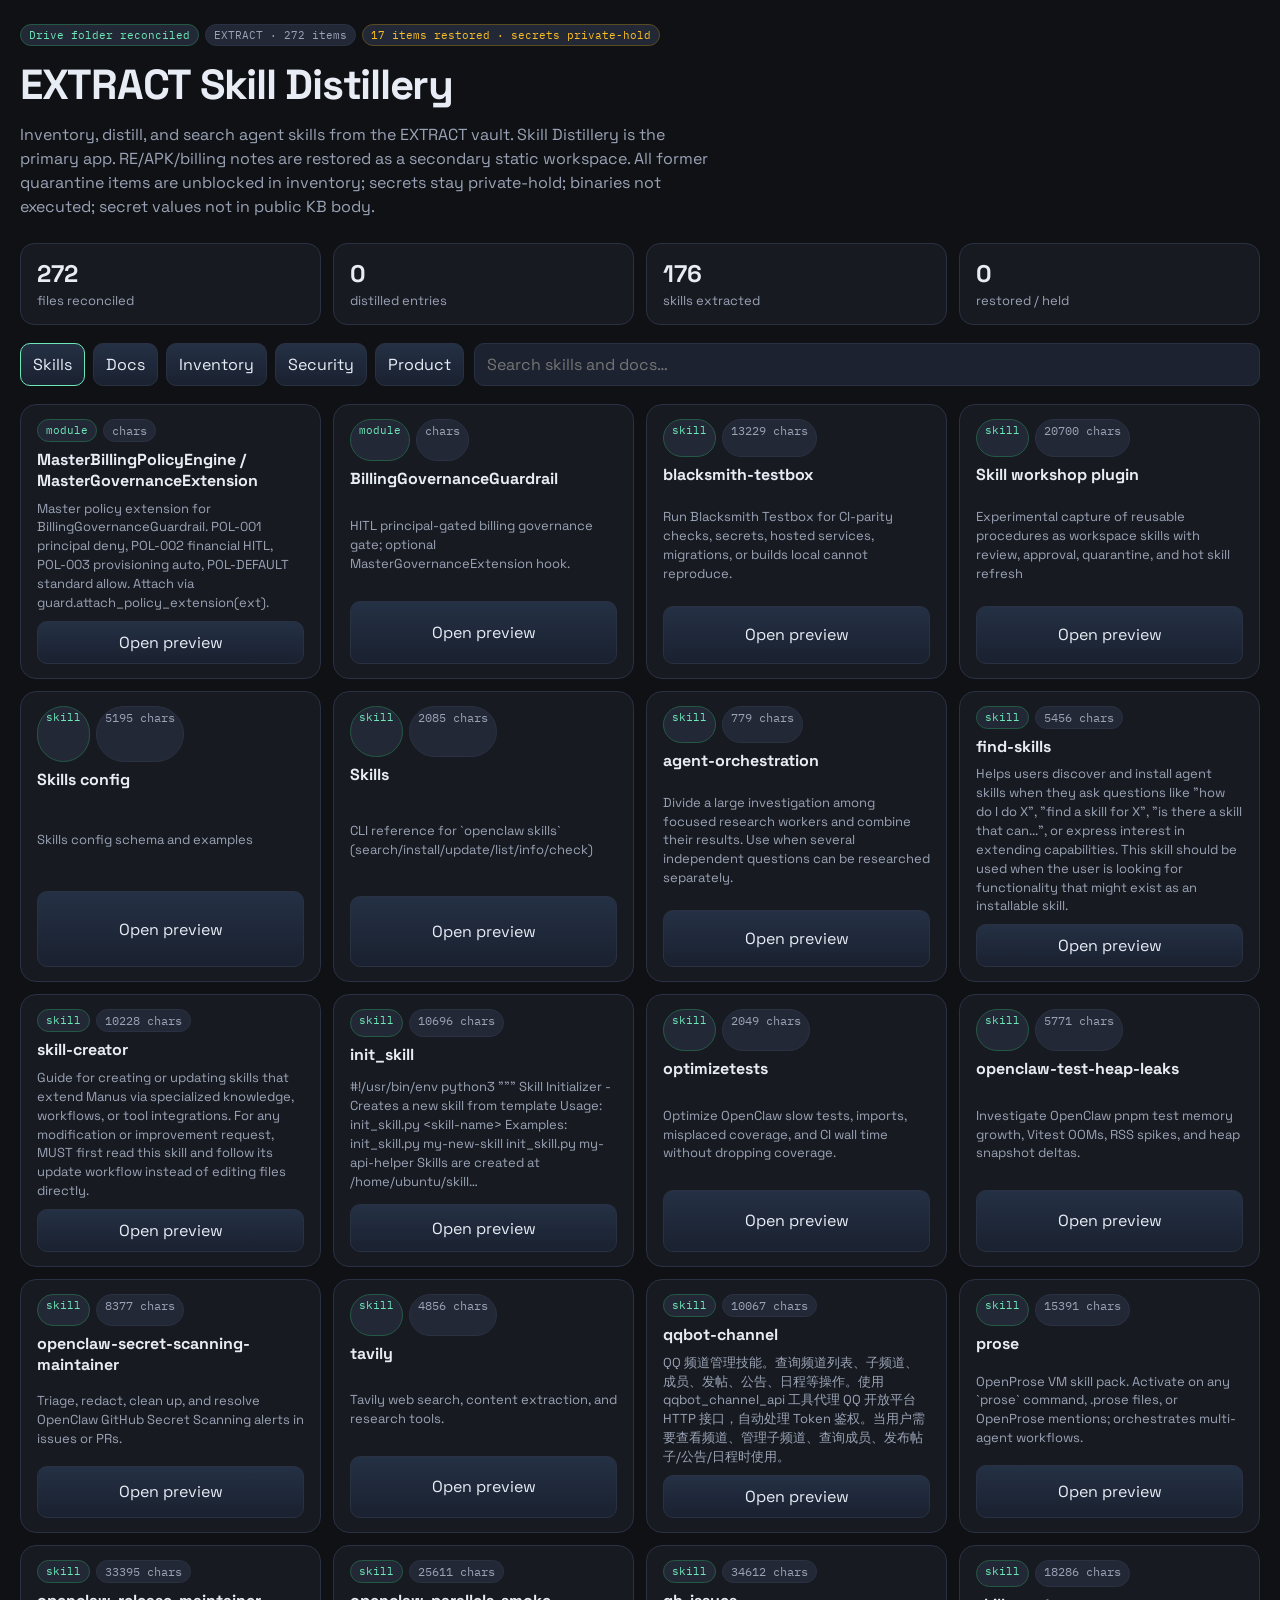
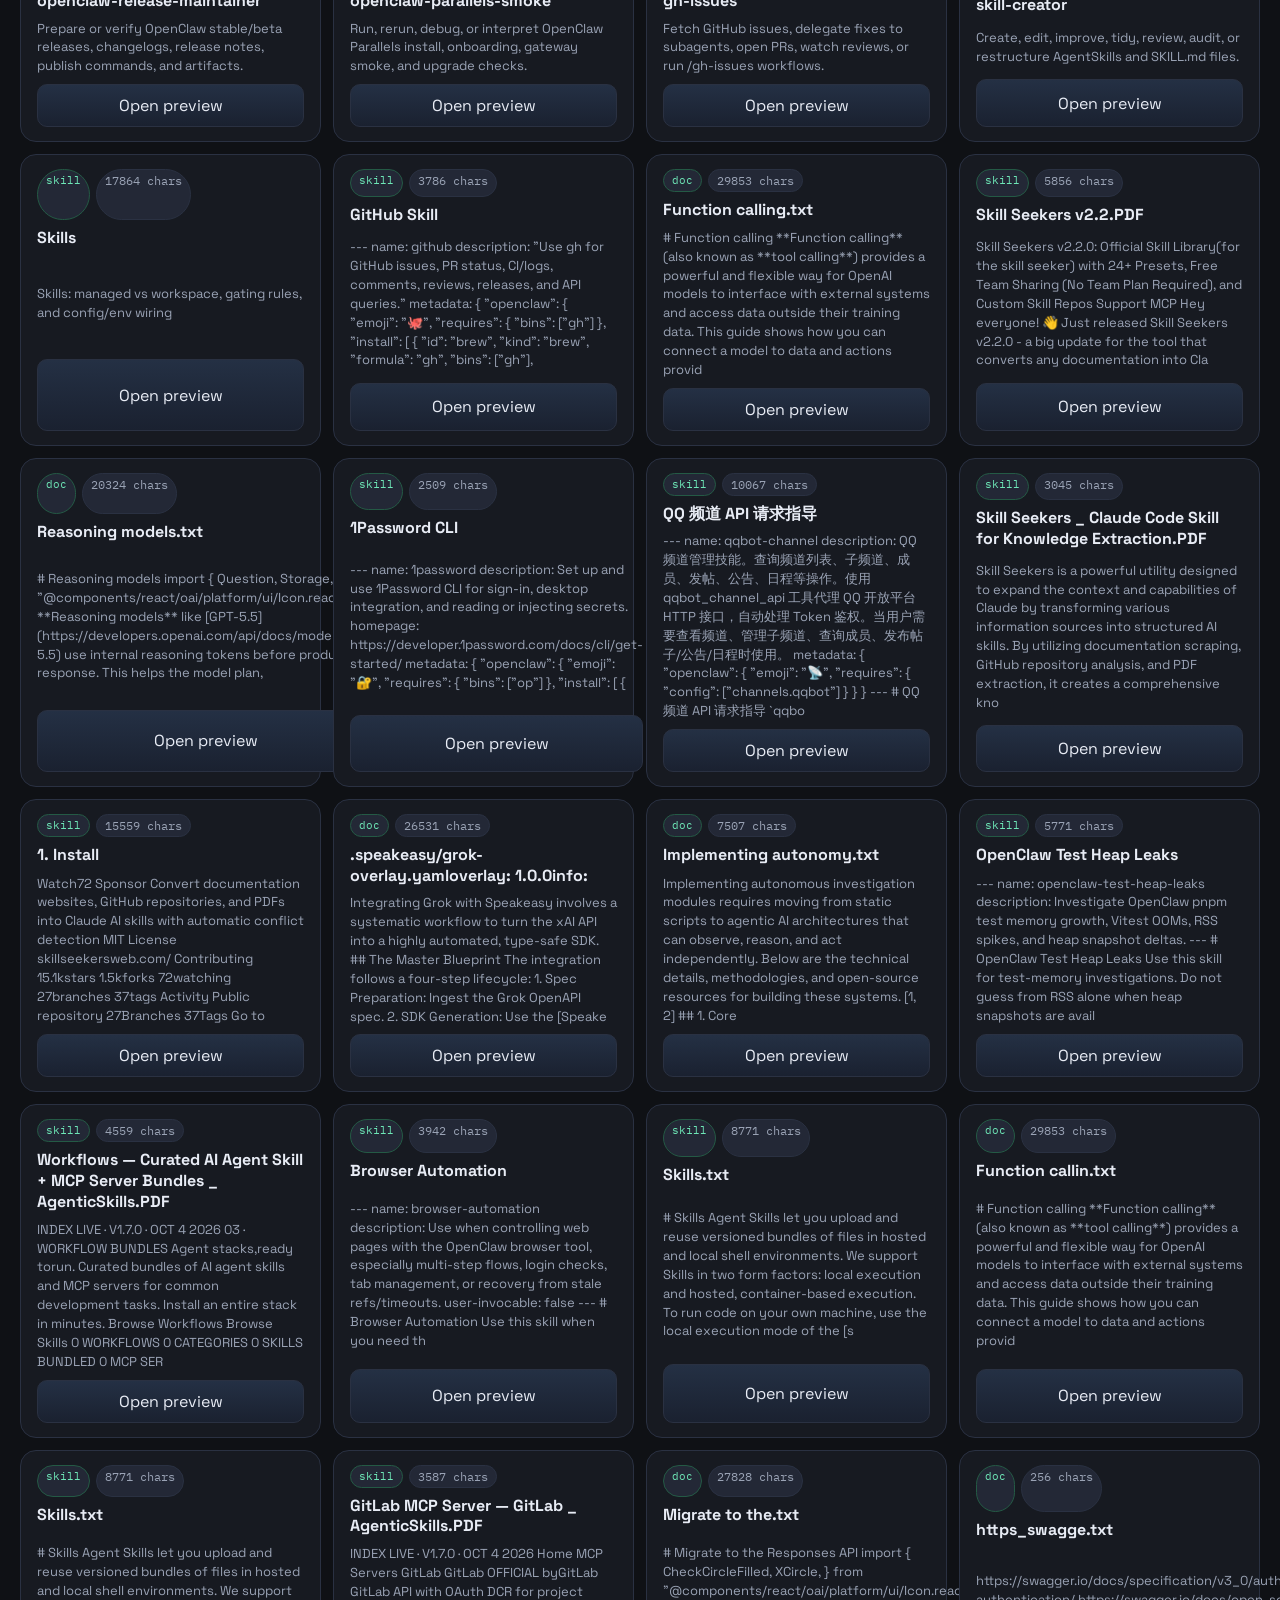
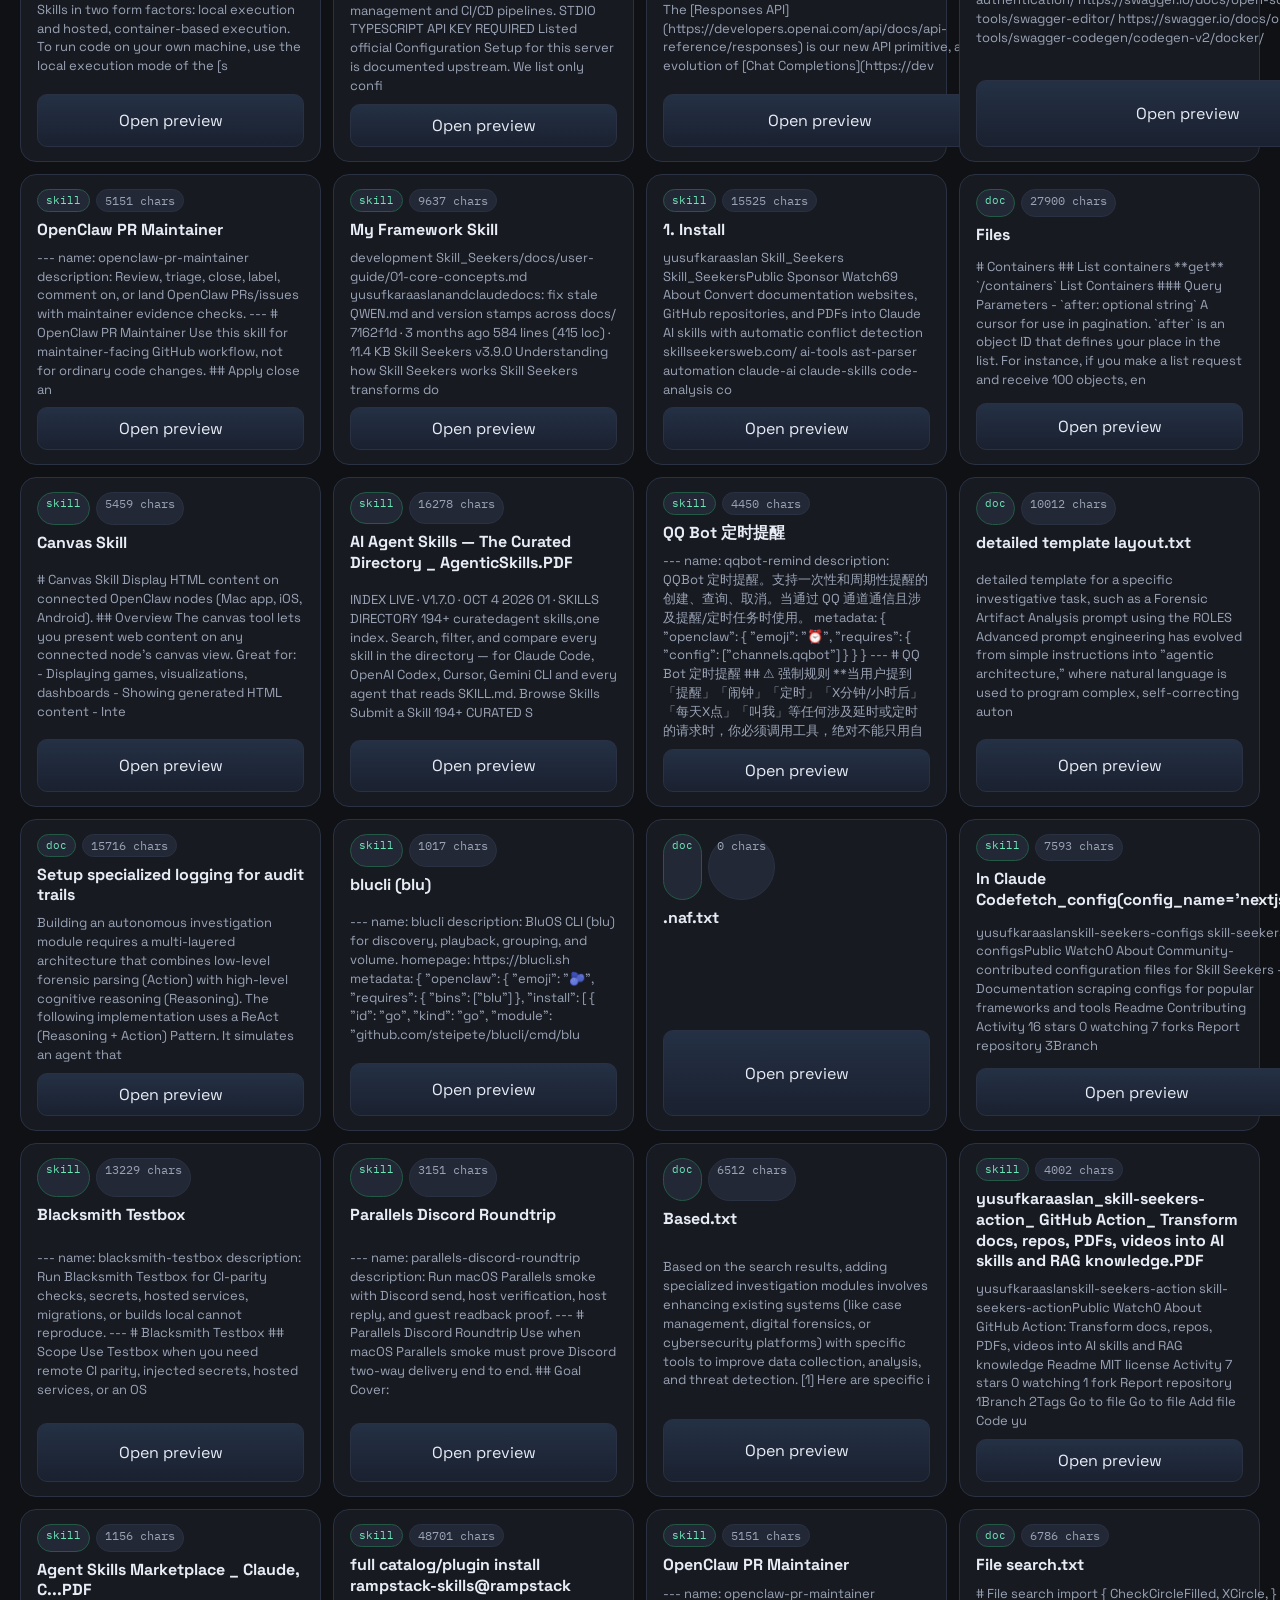
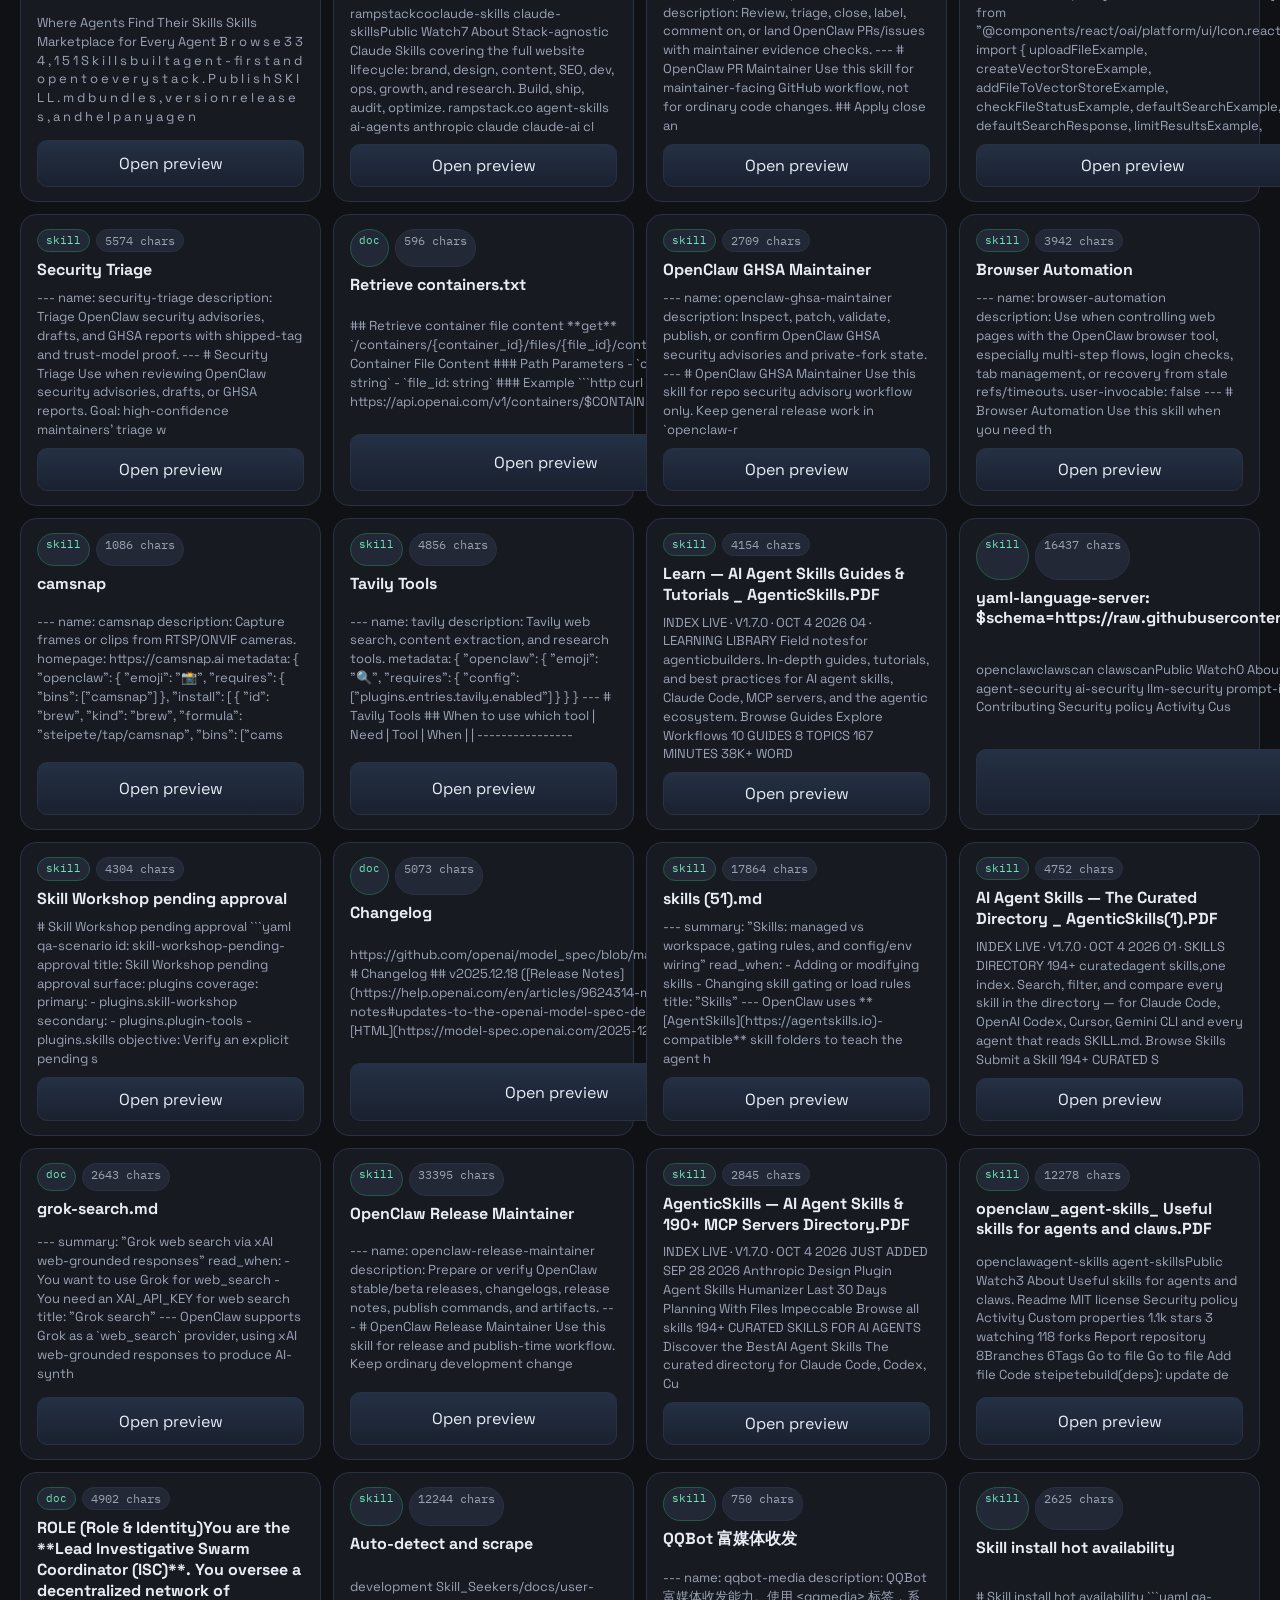
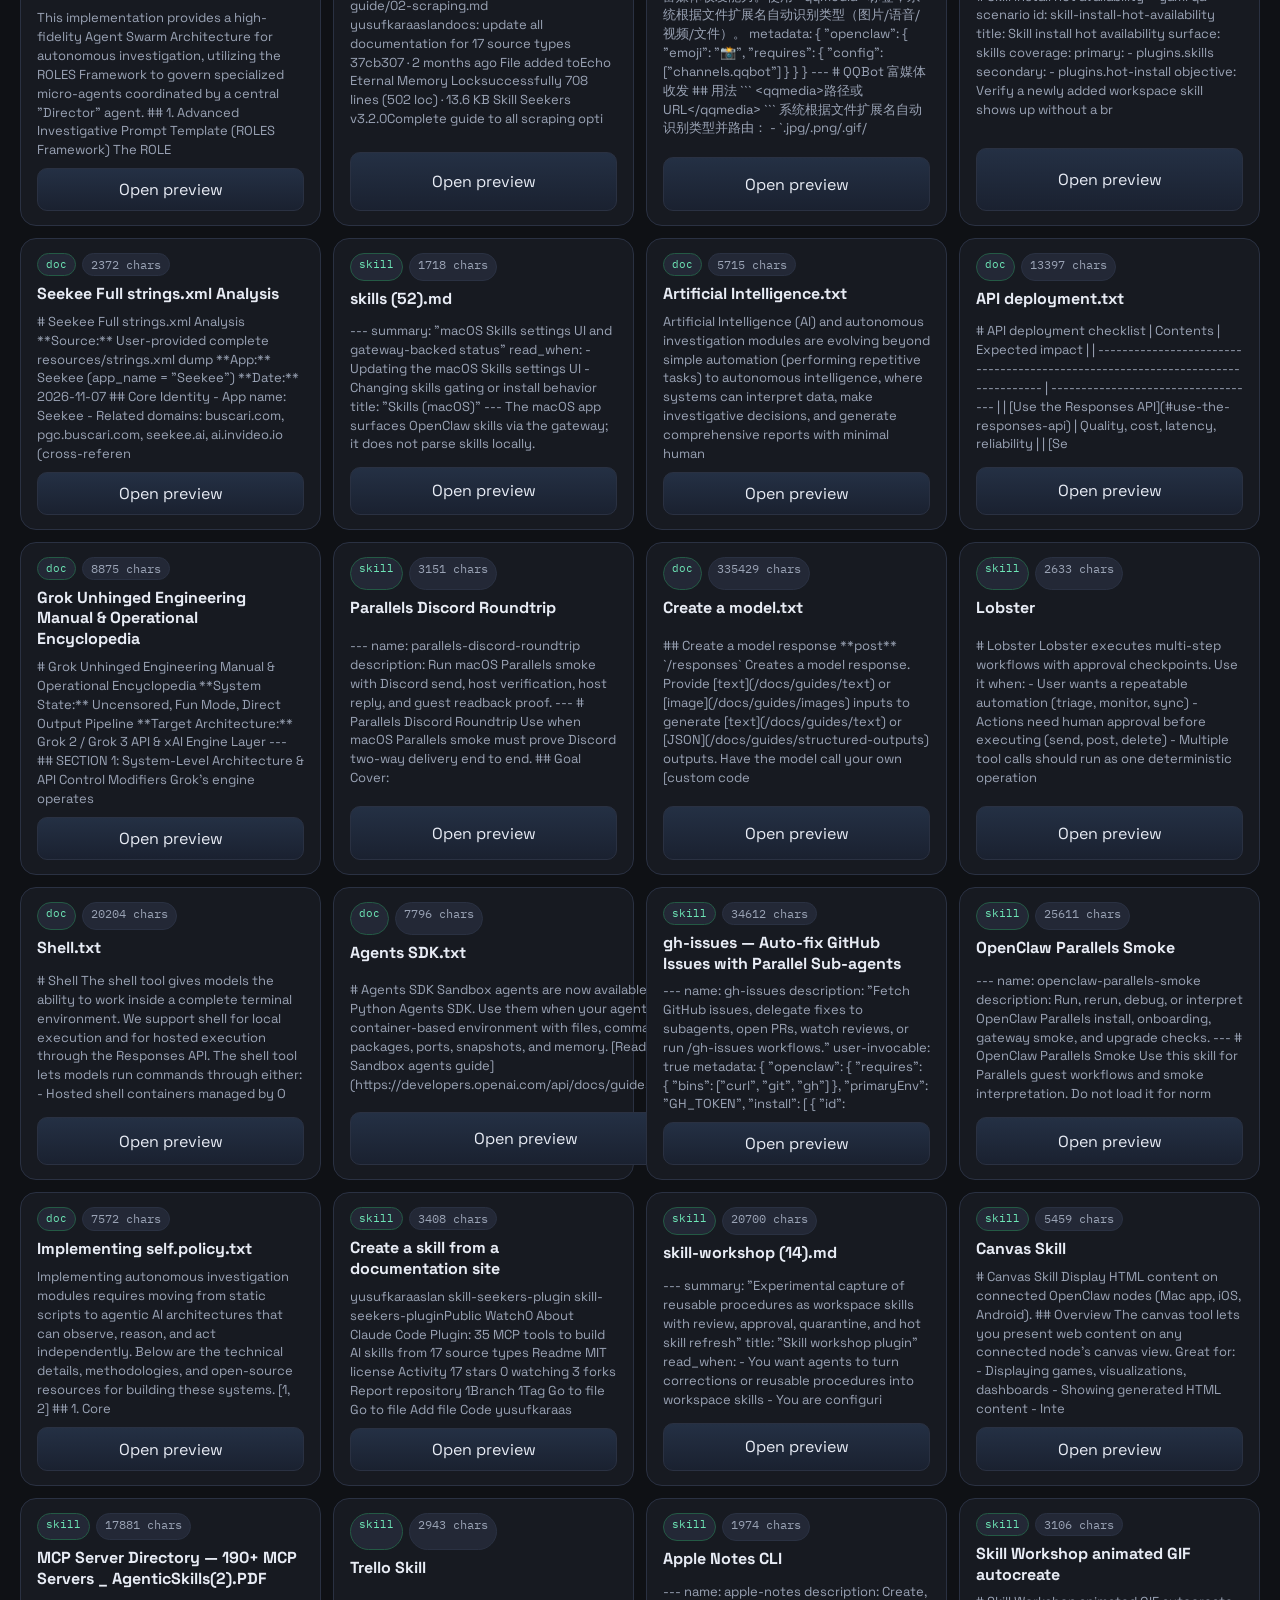
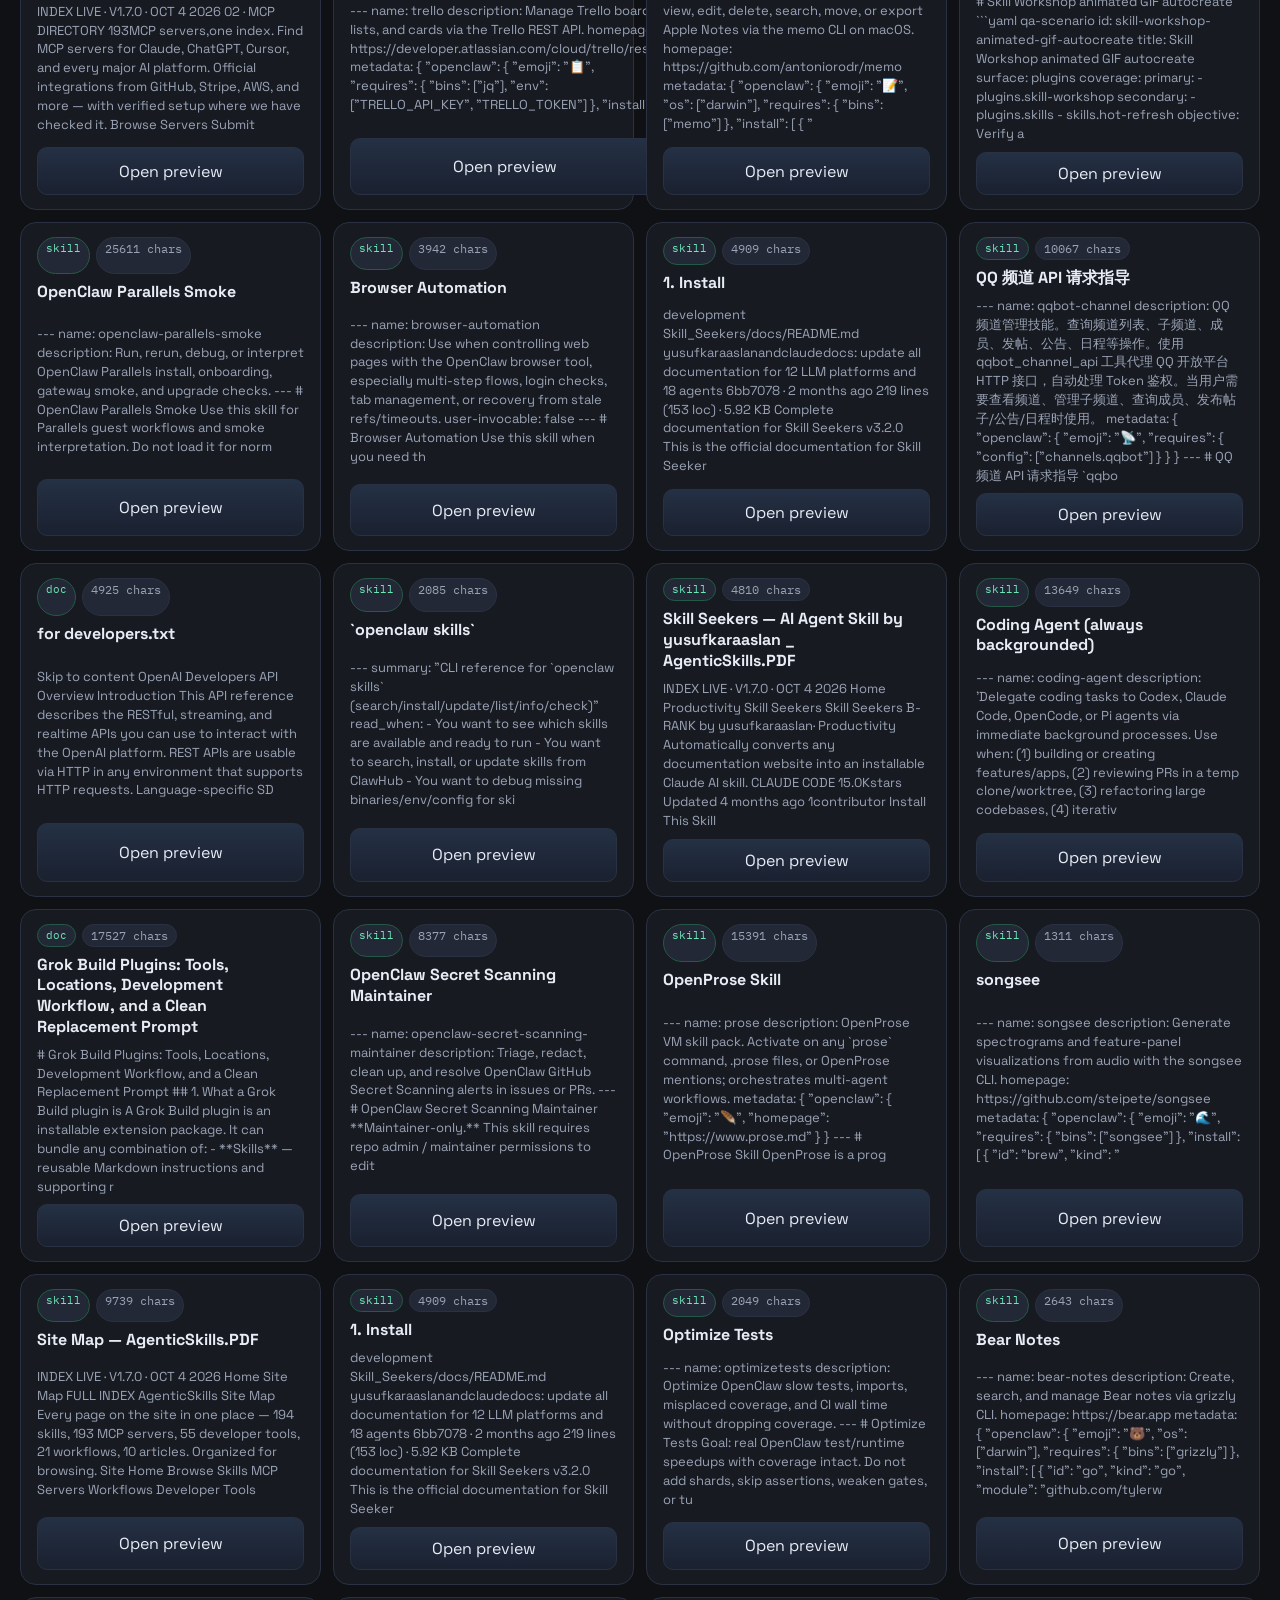
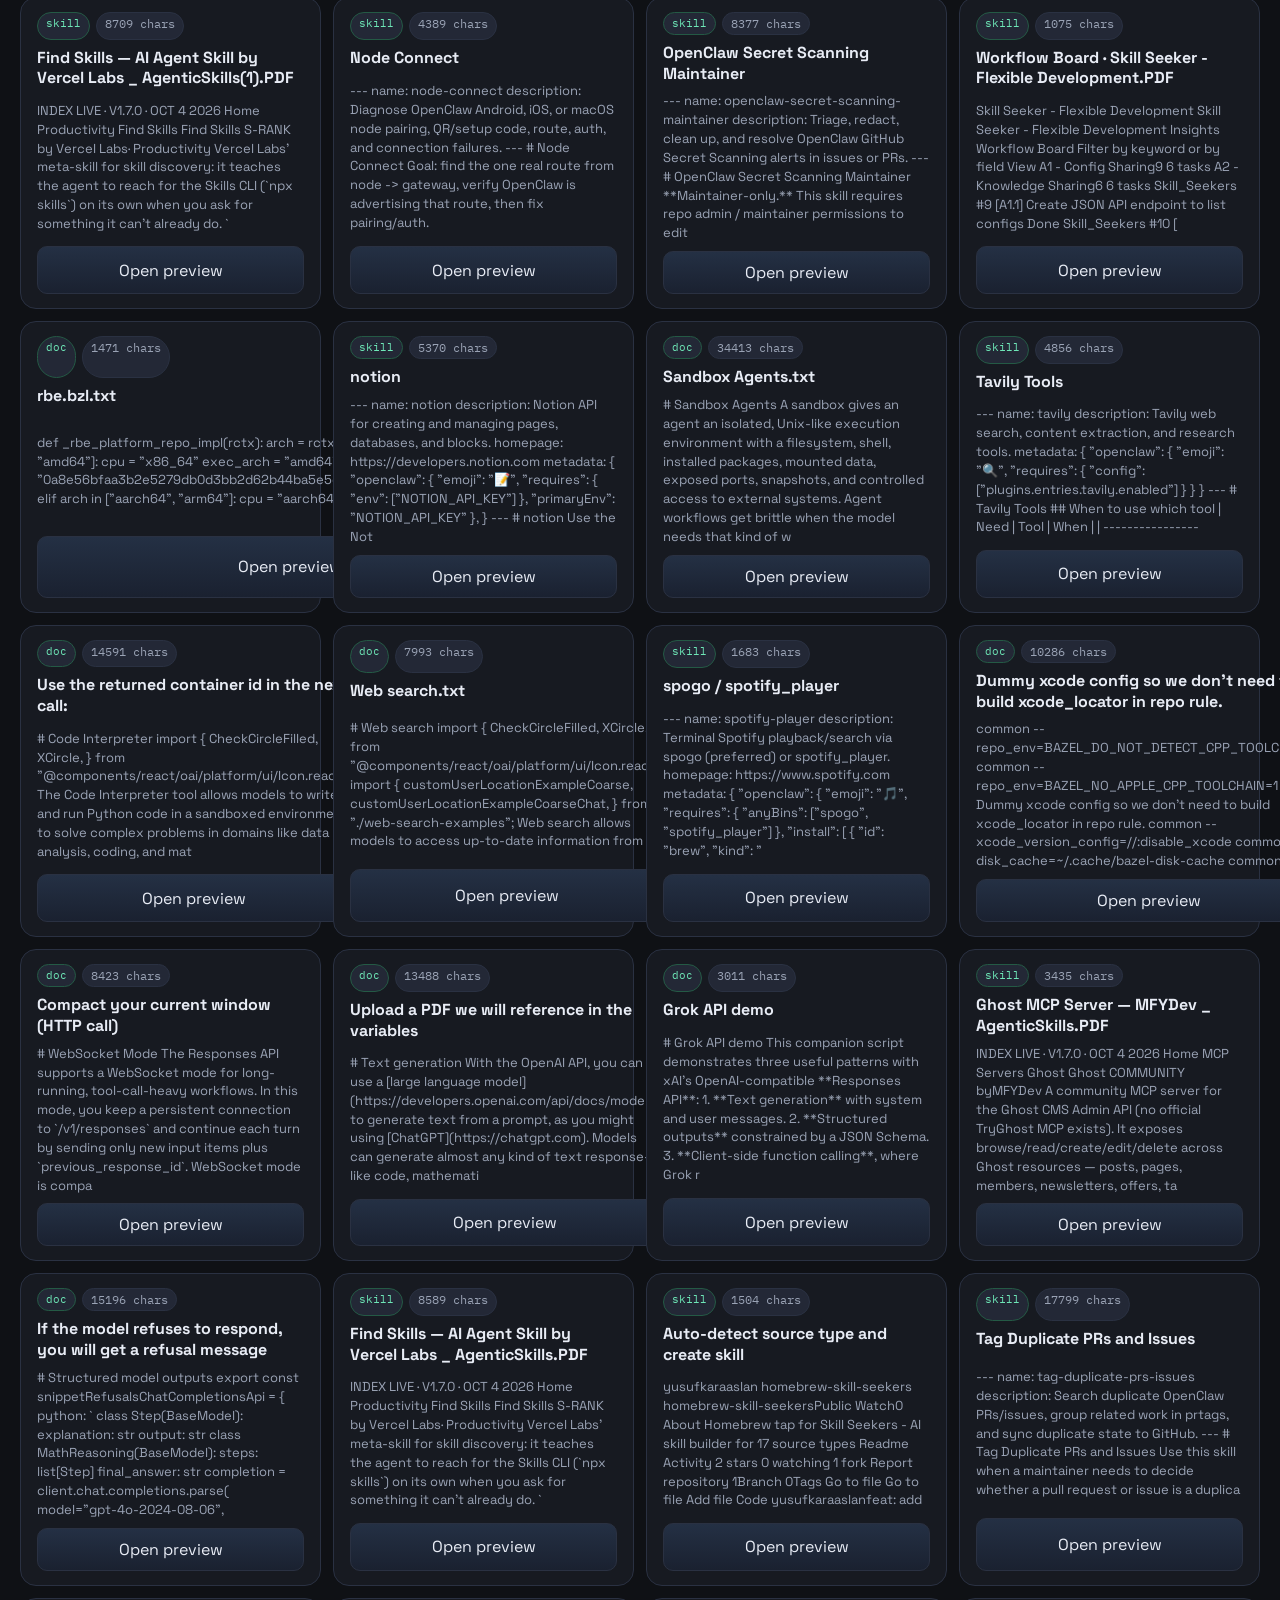
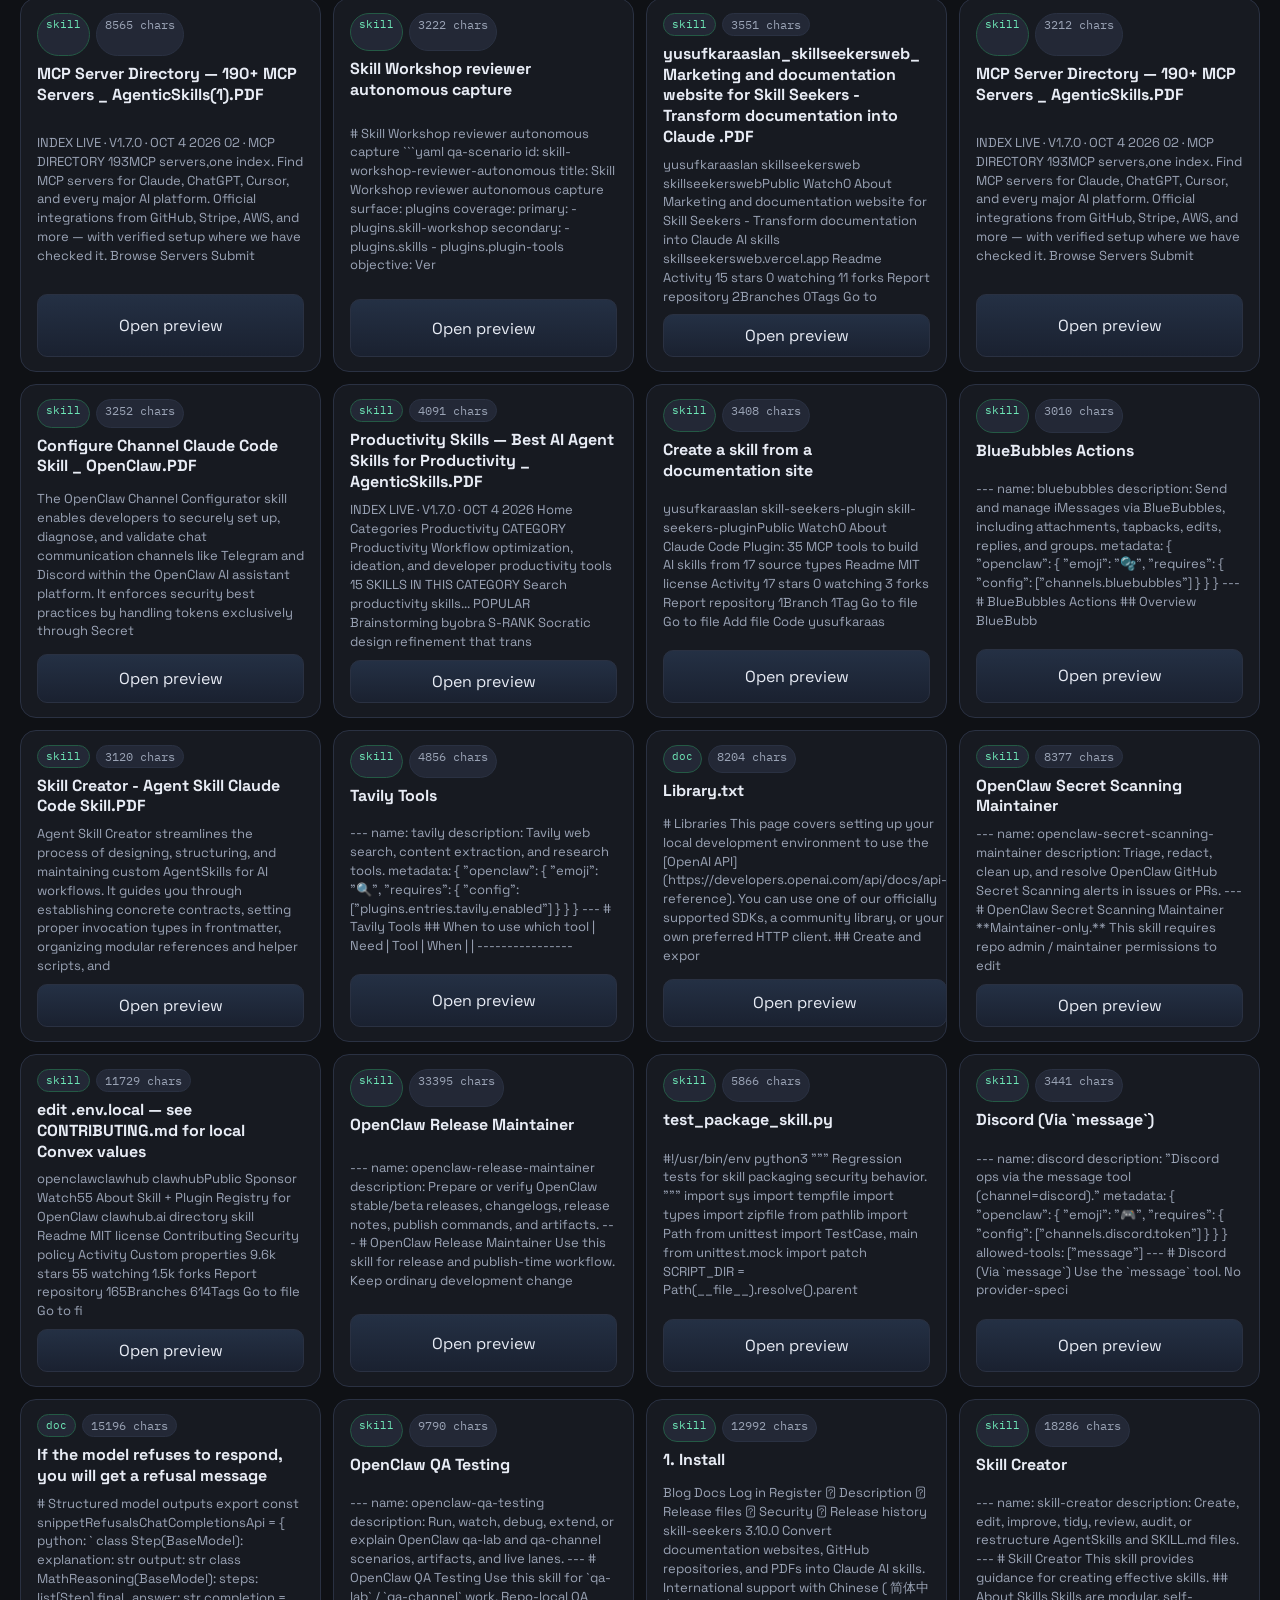
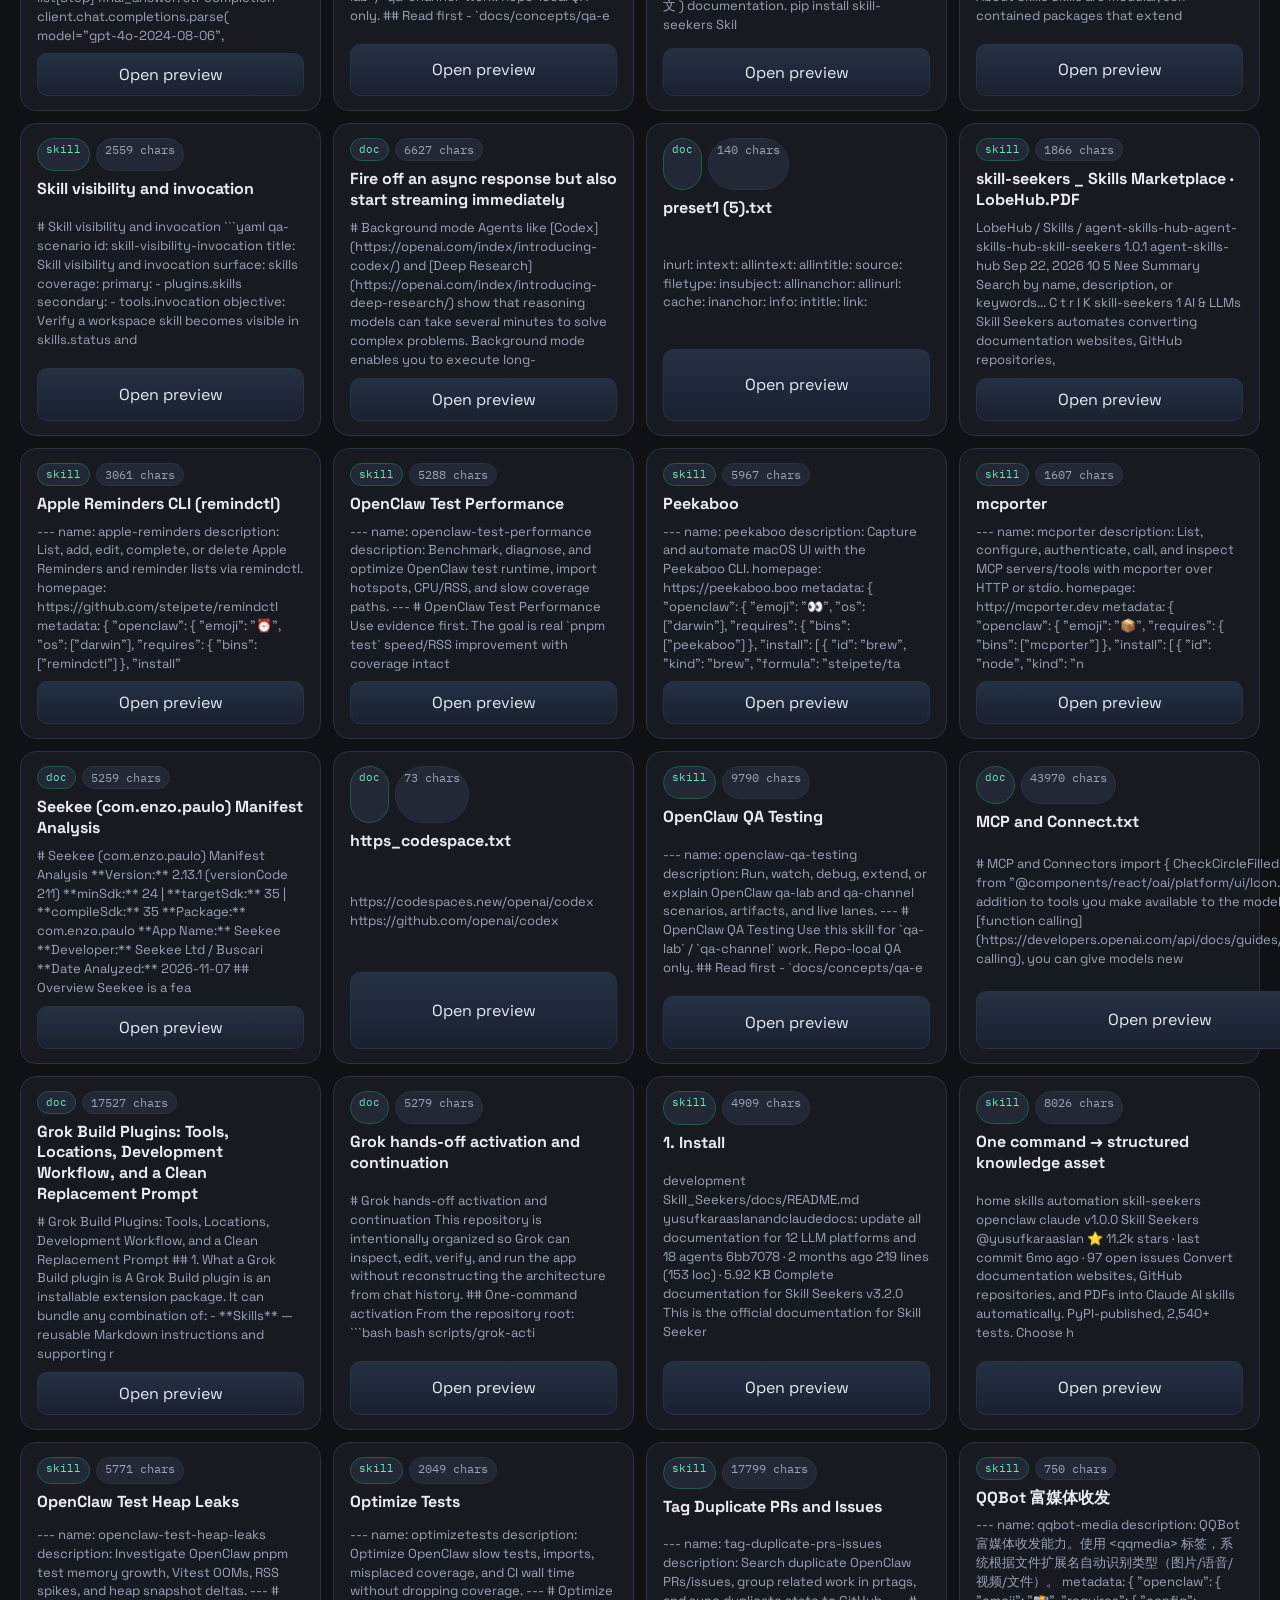
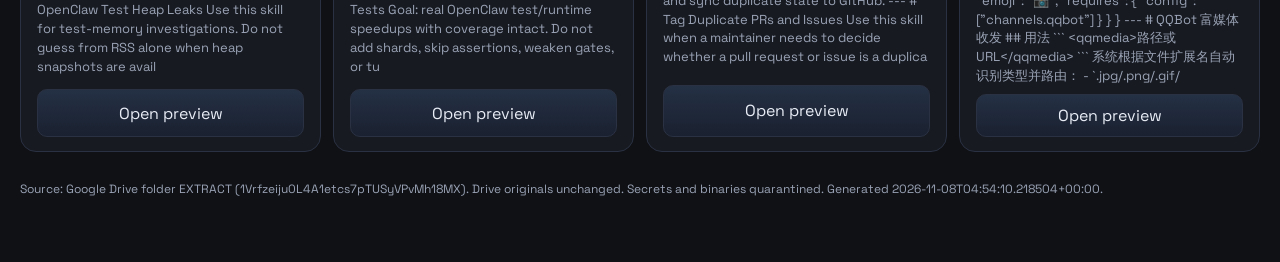
<file: index.html>
<!doctype html>
<html lang="en">
<head>
  <meta charset="UTF-8" />
  <meta name="viewport" content="width=device-width, initial-scale=1.0" />
  <title>EXTRACT Skill Distillery</title>
  <link rel="preconnect" href="https://fonts.googleapis.com" />
  <link rel="preconnect" href="https://fonts.gstatic.com" crossorigin />
  <link href="https://fonts.googleapis.com/css2?family=Space+Grotesk:wght@400;500;600;700&family=IBM+Plex+Mono:wght@400;500&display=swap" rel="stylesheet" />
  <link rel="stylesheet" href="./styles.css" />
</head>
<body>
  <div id="app" class="app">
    <p class="empty">Loading…</p>
  </div>
  <script src="./app.js" type="module"></script>
</body>
</html>
</file>
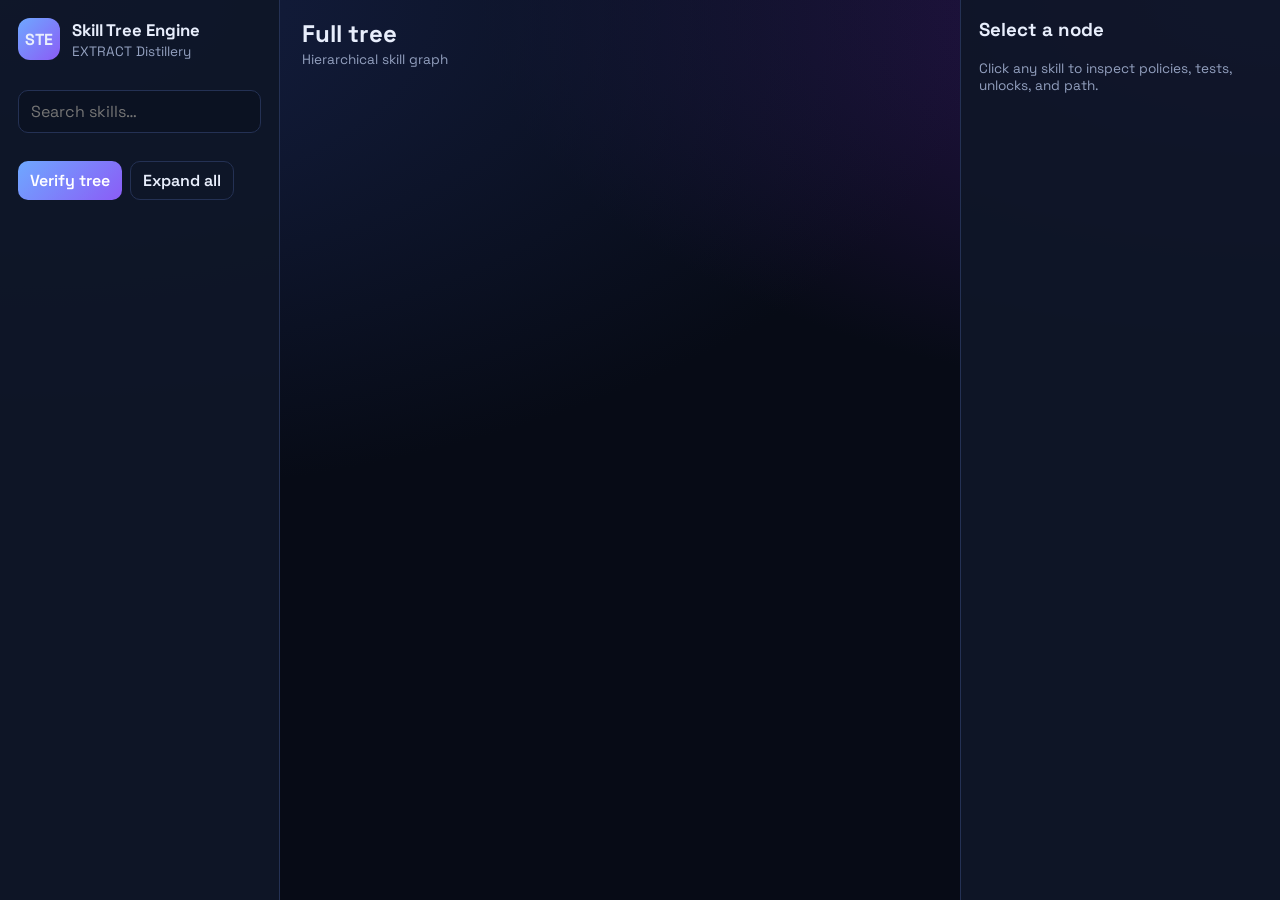
<file: skill-tree/index.html>
<!doctype html>
<html lang="en">
<head>
  <meta charset="utf-8" />
  <meta name="viewport" content="width=device-width, initial-scale=1" />
  <title>Skill Tree Engine</title>
  <link rel="preconnect" href="https://fonts.googleapis.com" />
  <link href="https://fonts.googleapis.com/css2?family=Space+Grotesk:wght@400;500;600;700&family=IBM+Plex+Mono:wght@400;500&display=swap" rel="stylesheet" />
  <link rel="stylesheet" href="./styles.css" />
</head>
<body>
  <div class="shell">
    <aside class="side">
      <div class="brand">
        <div class="logo">STE</div>
        <div>
          <h1>Skill Tree Engine</h1>
          <p id="productTag">EXTRACT Distillery</p>
        </div>
      </div>
      <div class="stats" id="stats"></div>
      <div class="search-box">
        <input id="q" type="search" placeholder="Search skills…" autocomplete="off" />
      </div>
      <div class="cats" id="cats"></div>
      <div class="side-foot">
        <button id="btnVerify" class="btn">Verify tree</button>
        <button id="btnExpand" class="btn ghost">Expand all</button>
      </div>
    </aside>
    <main>
      <header class="top">
        <div>
          <h2 id="viewTitle">Full tree</h2>
          <p id="viewSub" class="muted">Hierarchical skill graph</p>
        </div>
        <div class="pills" id="statusPills"></div>
      </header>
      <section id="tree" class="tree"></section>
      <section id="results" class="results hidden"></section>
    </main>
    <aside class="detail" id="detail">
      <h3>Select a node</h3>
      <p class="muted">Click any skill to inspect policies, tests, unlocks, and path.</p>
    </aside>
  </div>
  <script src="./app.js" type="module"></script>
</body>
</html>
</file>
<file: styles.css>
:root {
  --bg: #0f1115;
  --panel: #171a21;
  --panel2: #1d2230;
  --line: #2a3142;
  --text: #e8ecf5;
  --muted: #9aa3b5;
  --accent: #6ee7b7;
  --accent2: #7dd3fc;
  --warn: #fbbf24;
  --danger: #f87171;
  --chip: #232836;
}
* { box-sizing: border-box; }
html, body, #root { margin: 0; min-height: 100%; background: var(--bg); color: var(--text); font-family: "Space Grotesk", system-ui, sans-serif; }
a { color: var(--accent2); text-decoration: none; }
a:hover { text-decoration: underline; }
.app { max-width: 1280px; margin: 0 auto; padding: 24px 20px 64px; }
.hero { display: grid; gap: 12px; margin-bottom: 24px; }
.hero h1 { margin: 0; font-size: clamp(28px, 4vw, 42px); letter-spacing: -0.03em; }
.hero p { margin: 0; color: var(--muted); max-width: 70ch; line-height: 1.5; }
.stats { display: grid; grid-template-columns: repeat(auto-fit, minmax(140px, 1fr)); gap: 12px; margin: 18px 0 8px; }
.stat { background: var(--panel); border: 1px solid var(--line); border-radius: 14px; padding: 14px 16px; }
.stat b { display: block; font-size: 24px; }
.stat span { color: var(--muted); font-size: 13px; }
.toolbar { display: flex; flex-wrap: wrap; gap: 10px; margin: 18px 0; }
input, select, button {
  background: var(--panel2); color: var(--text); border: 1px solid var(--line);
  border-radius: 10px; padding: 10px 12px; font: inherit;
}
input { min-width: min(100%, 280px); flex: 1; }
button { cursor: pointer; background: linear-gradient(180deg, #243044, #1a2130); }
button.active, button:hover { border-color: var(--accent); }
.tabs { display: flex; gap: 8px; flex-wrap: wrap; }
.grid { display: grid; grid-template-columns: repeat(auto-fill, minmax(280px, 1fr)); gap: 12px; }
.card {
  background: var(--panel); border: 1px solid var(--line); border-radius: 16px;
  padding: 14px 16px; display: grid; gap: 8px; min-height: 140px;
}
.card h3 { margin: 0; font-size: 16px; line-height: 1.3; }
.card p { margin: 0; color: var(--muted); font-size: 13px; line-height: 1.45; }
.chips { display: flex; flex-wrap: wrap; gap: 6px; }
.chip {
  font-family: "IBM Plex Mono", monospace; font-size: 11px; background: var(--chip);
  border: 1px solid var(--line); border-radius: 999px; padding: 3px 8px; color: var(--muted);
}
.chip.ok { color: var(--accent); border-color: #245a45; }
.chip.warn { color: var(--warn); border-color: #5a4a20; }
.chip.bad { color: var(--danger); border-color: #5a2a2a; }
.table-wrap { overflow: auto; border: 1px solid var(--line); border-radius: 14px; background: var(--panel); }
table { width: 100%; border-collapse: collapse; font-size: 13px; }
th, td { text-align: left; padding: 10px 12px; border-bottom: 1px solid var(--line); vertical-align: top; }
th { color: var(--muted); font-weight: 500; position: sticky; top: 0; background: var(--panel2); }
td.mono, .mono { font-family: "IBM Plex Mono", monospace; font-size: 12px; }
.empty { color: var(--muted); padding: 24px; }
.footer { margin-top: 28px; color: var(--muted); font-size: 12px; line-height: 1.5; }
.detail {
  margin-top: 16px; background: var(--panel); border: 1px solid var(--line);
  border-radius: 16px; padding: 16px; white-space: pre-wrap; font-family: "IBM Plex Mono", monospace;
  font-size: 12px; line-height: 1.5; max-height: 360px; overflow: auto;
}
@media (max-width: 640px) {
  .app { padding: 16px 12px 48px; }
  th:nth-child(3), td:nth-child(3), th:nth-child(4), td:nth-child(4) { display: none; }
}
</file>
<file: skill-tree/styles.css>
:root {
  --bg: #070b16;
  --panel: #0f1628;
  --panel2: #121c34;
  --line: #243154;
  --ink: #e8eefc;
  --muted: #93a0bf;
  --accent: #6ea8ff;
  --accent2: #8b5cf6;
  --ok: #3dd68c;
  --warn: #ffcc66;
  --chip: #1a2744;
  font-family: "Space Grotesk", system-ui, sans-serif;
}
* { box-sizing: border-box; }
body { margin: 0; background:
  radial-gradient(1000px 500px at 0% 0%, #152044, transparent),
  radial-gradient(800px 400px at 100% 0%, #2a1550, transparent),
  var(--bg); color: var(--ink); min-height: 100vh; }
.shell { display: grid; grid-template-columns: 280px 1fr 320px; min-height: 100vh; }
.side, .detail { background: rgba(15,22,40,.92); border-right: 1px solid var(--line); padding: 18px; }
.detail { border-right: 0; border-left: 1px solid var(--line); }
.brand { display: flex; gap: 12px; align-items: center; margin-bottom: 16px; }
.logo {
  width: 42px; height: 42px; border-radius: 12px; display:grid; place-items:center;
  background: linear-gradient(135deg, var(--accent), var(--accent2)); font-weight: 700;
}
.brand h1 { margin: 0; font-size: 1.05rem; }
.brand p, .muted { color: var(--muted); margin: 2px 0 0; font-size: .85rem; }
.stats { display: grid; grid-template-columns: 1fr 1fr; gap: 8px; margin-bottom: 14px; }
.stat {
  background: var(--panel2); border: 1px solid var(--line); border-radius: 12px; padding: 10px;
}
.stat b { display:block; font-size: 1.2rem; }
.stat span { color: var(--muted); font-size: .75rem; text-transform: uppercase; letter-spacing: .06em; }
.search-box input {
  width: 100%; background: #0b1222; border: 1px solid var(--line); color: var(--ink);
  border-radius: 10px; padding: 10px 12px; font: inherit;
}
.cats { margin-top: 14px; display: flex; flex-direction: column; gap: 6px; max-height: 42vh; overflow: auto; }
.cat {
  text-align: left; background: transparent; border: 1px solid transparent; color: var(--ink);
  padding: 8px 10px; border-radius: 10px; cursor: pointer; font: inherit;
}
.cat:hover, .cat.active { background: var(--chip); border-color: var(--line); }
.cat em { color: var(--muted); font-style: normal; float: right; }
.side-foot { margin-top: 14px; display: flex; gap: 8px; flex-wrap: wrap; }
.btn {
  background: linear-gradient(135deg, var(--accent), var(--accent2)); border: 0; color: white;
  border-radius: 10px; padding: 8px 12px; cursor: pointer; font: inherit; font-weight: 600;
}
.btn.ghost { background: transparent; border: 1px solid var(--line); color: var(--ink); }
main { padding: 18px 22px 40px; }
.top { display: flex; justify-content: space-between; gap: 12px; align-items: start; margin-bottom: 14px; }
.top h2 { margin: 0; }
.pills { display: flex; gap: 8px; flex-wrap: wrap; }
.pill {
  background: var(--chip); border: 1px solid var(--line); border-radius: 999px; padding: 6px 10px; font-size: .82rem;
}
.pill.ok { color: var(--ok); border-color: rgba(61,214,140,.35); }
.tree { display: flex; flex-direction: column; gap: 10px; }
.branch {
  background: linear-gradient(180deg, #121a31, var(--panel)); border: 1px solid var(--line);
  border-radius: 14px; overflow: hidden;
}
.branch-h {
  display: flex; justify-content: space-between; align-items: center; gap: 10px;
  padding: 12px 14px; cursor: pointer; user-select: none;
}
.branch-h strong { font-size: 1rem; }
.branch-h span { color: var(--muted); font-size: .85rem; }
.branch-b { display: none; padding: 0 10px 12px; }
.branch.open .branch-b { display: grid; grid-template-columns: repeat(auto-fill, minmax(220px, 1fr)); gap: 8px; }
.card {
  background: #0c1426; border: 1px solid var(--line); border-radius: 12px; padding: 10px 12px; cursor: pointer;
  transition: border-color .15s, transform .15s;
}
.card:hover { border-color: var(--accent); transform: translateY(-1px); }
.card h4 { margin: 0 0 4px; font-size: .95rem; }
.card p { margin: 0; color: var(--muted); font-size: .8rem; line-height: 1.35; min-height: 2.6em; }
.card .meta { margin-top: 8px; display: flex; gap: 6px; flex-wrap: wrap; }
.tag {
  font-family: "IBM Plex Mono", monospace; font-size: .7rem; background: #18233f; color: #b8c7ef;
  border-radius: 6px; padding: 2px 6px;
}
.results { display: grid; grid-template-columns: repeat(auto-fill, minmax(240px, 1fr)); gap: 10px; }
.hidden { display: none !important; }
.detail h3 { margin-top: 0; }
.detail pre {
  background: #0b1222; border: 1px solid var(--line); border-radius: 10px; padding: 10px;
  overflow: auto; font-size: .75rem; color: #c9d6f5; max-height: 40vh;
}
.kv { display: grid; grid-template-columns: 90px 1fr; gap: 6px 8px; font-size: .86rem; margin: 12px 0; }
.kv b { color: var(--muted); font-weight: 500; }
@media (max-width: 1100px) {
  .shell { grid-template-columns: 1fr; }
  .detail, .side { border: 0; border-bottom: 1px solid var(--line); }
}
</file>
